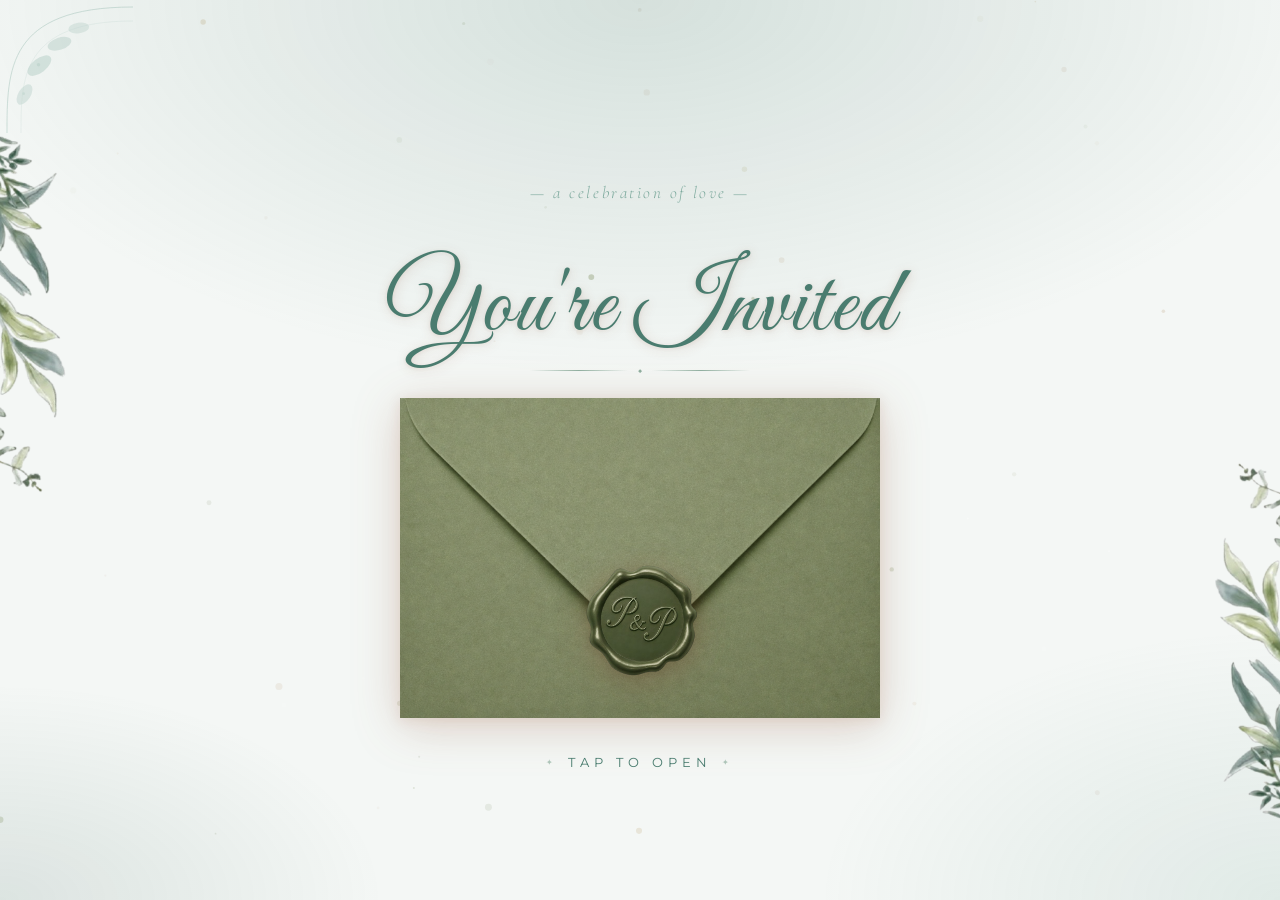
<file: index.html>
<!DOCTYPE html>
<html lang="en">
<head>
<meta charset="UTF-8">
<meta name="viewport" content="width=device-width, initial-scale=1.0">
<title>Wedding Invitation</title>
<link href="https://fonts.googleapis.com/css2?family=Great+Vibes&family=Cormorant+Garamond:ital,wght@0,300;0,400;0,600;1,300;1,400&family=Montserrat:wght@300;400;500&display=swap" rel="stylesheet">
<link rel="stylesheet" href="index.css">
</head>
<body>

<canvas id="matchaParticles"></canvas>

<div class="flower-scene not-loaded">
  <div class="night"></div>
</div>

<!-- Top-left flower -->
<img
  src="leaf.png" 
  alt="TopLeft Flower"
  class="corner-flower corner-flower-tl"
  aria-hidden="true"
>

<!-- Bottom-right flower (mirrored) -->
<img
  src="downL.png"
  alt="Bottom Right Flower"
  class="corner-flower corner-flower-br"
  aria-hidden="true"
>

<!-- Decorative corner flourishes -->
<svg class="flourish flourish--tl" viewBox="0 0 160 160" xmlns="http://www.w3.org/2000/svg" aria-hidden="true">
  <path d="M8 152 C8 80 8 8 152 8" stroke="currentColor" stroke-width="0.8" fill="none"/>
  <path d="M24 152 C24 90 24 24 152 24" stroke="currentColor" stroke-width="0.5" fill="none" opacity="0.5"/>
  <ellipse cx="45" cy="75" rx="16" ry="8" fill="currentColor" transform="rotate(-38 45 75)" opacity="0.55"/>
  <ellipse cx="28" cy="108" rx="13" ry="7" fill="currentColor" transform="rotate(-58 28 108)" opacity="0.45"/>
  <ellipse cx="68" cy="50" rx="14" ry="7" fill="currentColor" transform="rotate(-18 68 50)" opacity="0.5"/>
  <ellipse cx="90" cy="32" rx="12" ry="6" fill="currentColor" transform="rotate(-8 90 32)" opacity="0.4"/>
  <circle cx="44" cy="74" r="2" fill="currentColor" opacity="0.6"/>
  <circle cx="27" cy="107" r="1.5" fill="currentColor" opacity="0.5"/>
</svg>
<svg class="flourish flourish--tr" viewBox="0 0 160 160" xmlns="http://www.w3.org/2000/svg" aria-hidden="true">
  <path d="M8 152 C8 80 8 8 152 8" stroke="currentColor" stroke-width="0.8" fill="none"/>
  <path d="M24 152 C24 90 24 24 152 24" stroke="currentColor" stroke-width="0.5" fill="none" opacity="0.5"/>
  <ellipse cx="45" cy="75" rx="16" ry="8" fill="currentColor" transform="rotate(-38 45 75)" opacity="0.55"/>
  <ellipse cx="28" cy="108" rx="13" ry="7" fill="currentColor" transform="rotate(-58 28 108)" opacity="0.45"/>
  <ellipse cx="68" cy="50" rx="14" ry="7" fill="currentColor" transform="rotate(-18 68 50)" opacity="0.5"/>
  <ellipse cx="90" cy="32" rx="12" ry="6" fill="currentColor" transform="rotate(-8 90 32)" opacity="0.4"/>
</svg>
<svg class="flourish flourish--bl" viewBox="0 0 160 160" xmlns="http://www.w3.org/2000/svg" aria-hidden="true">
  <path d="M8 152 C8 80 8 8 152 8" stroke="currentColor" stroke-width="0.8" fill="none"/>
  <path d="M24 152 C24 90 24 24 152 24" stroke="currentColor" stroke-width="0.5" fill="none" opacity="0.5"/>
  <ellipse cx="45" cy="75" rx="16" ry="8" fill="currentColor" transform="rotate(-38 45 75)" opacity="0.55"/>
  <ellipse cx="28" cy="108" rx="13" ry="7" fill="currentColor" transform="rotate(-58 28 108)" opacity="0.45"/>
</svg>
<svg class="flourish flourish--br" viewBox="0 0 160 160" xmlns="http://www.w3.org/2000/svg" aria-hidden="true">
  <path d="M8 152 C8 80 8 8 152 8" stroke="currentColor" stroke-width="0.8" fill="none"/>
  <path d="M24 152 C24 90 24 24 152 24" stroke="currentColor" stroke-width="0.5" fill="none" opacity="0.5"/>
  <ellipse cx="45" cy="75" rx="16" ry="8" fill="currentColor" transform="rotate(-38 45 75)" opacity="0.55"/>
  <ellipse cx="28" cy="108" rx="13" ry="7" fill="currentColor" transform="rotate(-58 28 108)" opacity="0.45"/>
</svg>

<!-- Top header block -->
<div class="invite-header">
  <span class="invite-eyebrow">— a celebration of love —</span>
  <p class="invite-text-top">You're Invited</p>
  <div class="divider">
    <span class="divider-line"></span>
    <span class="divider-diamond">◆</span>
    <span class="divider-line"></span>
  </div>
</div>

<!-- Envelope -->
<div class="wrapper">
  <a href="home.html" class="envelope-link" aria-label="Open wedding invitation details">
    <img src="Enve.png" class="envelope-img" alt="Wedding envelope">
    <img src="Seal.png" class="wax-seal" alt="Wax seal">
  </a>

  <p class="invite-text-bottom">
    <span class="tap-icon" aria-hidden="true">✦</span>
    Tap to Open
    <span class="tap-icon" aria-hidden="true">✦</span>
  </p>
</div>

<script src="index.js"></script>
</body>
</html>
</file>
<file: index.css>
/* ================= CSS VARIABLES ================= */
:root {
--terracotta:  #4A7C6F;
  --sienna:      #6B9E90;
  --dark-brown:  #2E5C50;
  --deep-brown:  #1D3D34;
  --cream:       #F4F7F5;
  --warm-cream:  #E8F0EC;
  --taupe:       #8FAF9F;
  --champagne:   #B8D4C8;
  --gold:        #8FAF9F;
  --gold-light:  #B8D4C8;
  --text-dark:   #2E4A40;

  --font-script: 'Great Vibes', cursive;
  --font-serif:  'Cormorant Garamond', serif;
  --font-sans:   'Montserrat', sans-serif;
}

/* ================= RESET ================= */
*, *::before, *::after {
  margin: 0; padding: 0;
  box-sizing: border-box;
}

/* ================= BODY ================= */
body {
  min-height: 100svh;
  width: 100%;
  display: flex;
  flex-direction: column;
  justify-content: center;
  align-items: center;
  gap: clamp(12px, 3vw, 24px);
  background-color: var(--cream);
  font-family: var(--font-sans);
  overflow: hidden;
  position: relative;
}

/* ================= CANVAS ================= */
canvas#matchaParticles {
  position: fixed;
  inset: 0;
  width: 100%;
  height: 100%;
  z-index: -2;
  pointer-events: none;
}

/* ================= BACKGROUND SCENE ================= */
.flower-scene {
  position: fixed;
  inset: 0;
  z-index: -1;
  pointer-events: none;
  opacity: 0;
  transition: opacity 1.4s ease;
}
.flower-scene:not(.not-loaded) { opacity: 1; }

/*change color bg middle*/
.night {
  position: absolute;
  inset: 0;
  background:
    radial-gradient(ellipse 80% 60% at 50% 0%,   rgba(74, 124, 111, 0.18)  0%, transparent 70%),
    radial-gradient(ellipse 60% 50% at 100% 100%, rgba(107, 158, 144, 0.14) 0%, transparent 60%),
    radial-gradient(ellipse 50% 40% at 0% 100%,   rgba(46, 92, 80, 0.12)    0%, transparent 60%);
}

/* ================= CORNER FLOURISHES ================= */
.flourish {
  position: fixed;
  width: clamp(80px, 14vw, 140px);
  color: var(--sienna);
  opacity: 0.4;
  pointer-events: none;
  z-index: 0;
  animation: flourishFadeIn 1.6s ease both;
}
.flourish--tl { top: 0;    left: 0;  transform-origin: top left; }
.flourish--tr { top: 0;    right: 0; transform: scaleX(-1);       transform-origin: top right; }
.flourish--bl { bottom: 0; left: 0;  transform: scaleY(-1);       transform-origin: bottom left; }
.flourish--br { bottom: 0; right: 0; transform: scale(-1, -1);    transform-origin: bottom right; }

@keyframes flourishFadeIn {
  from { opacity: 0; }
  to   { opacity: 0.4; }
}

/* ================= INVITE HEADER ================= */
.invite-header {
  display: flex;
  flex-direction: column;
  align-items: center;
  gap: 4px;
  z-index: 1;
  animation: fadeSlideDown 1s cubic-bezier(0.22, 1, 0.36, 1) both;
  animation-delay: 0.1s;
}

@keyframes fadeSlideDown {
  from { opacity: 0; transform: translateY(-16px); }
  to   { opacity: 1; transform: translateY(0); }
}

.invite-eyebrow {
  font-family: var(--font-serif);
  font-style: italic;
  font-weight: 300;
  font-size: clamp(15px, 2.8vw, 17px);
  color: var(--sienna);
  letter-spacing: 0.15em;
  opacity: 0.85;
  padding-bottom: 10%;
}

.invite-text-top {
  font-family: var(--font-script);
  font-size: clamp(42px, 9vw, 96px);
  color: var(--terracotta);
  line-height: 1.05;
  text-shadow:
    1px 2px 12px rgba(139, 74, 43, 0.18),
    0   1px  4px rgba(139, 74, 43, 0.10);
  letter-spacing: 2px;
  white-space: nowrap;
}

/* Ornamental divider */
.divider {
  display: flex;
  align-items: center;
  gap: 10px;
  width: clamp(120px, 28vw, 220px);
  margin-top: 4px;
}
.divider-line {
  flex: 1;
  height: 1px;
  background: linear-gradient(90deg, transparent, var(--gold), transparent);
}
.divider-diamond {
  font-size: 7px;
  color: var(--gold);
  line-height: 1;
}

/* ================= WRAPPER ================= */
.wrapper {
  position: relative;
  width: min(88vw, 480px);
  aspect-ratio: 3 / 2;
  display: flex;
  justify-content: center;
  align-items: center;
  z-index: 2;
  animation: fadeSlideUp 1s cubic-bezier(0.22, 1, 0.36, 1) both;
  animation-delay: 0.25s;
}

@keyframes fadeSlideUp {
  from { opacity: 0; transform: translateY(20px); }
  to   { opacity: 1; transform: translateY(0); }
}

/* ================= ENVELOPE LINK ================= */
.envelope-link {
  display: block;
  position: relative;
  width: 100%;
  height: 100%;
  text-decoration: none;
  cursor: pointer;
  -webkit-tap-highlight-color: transparent;
  outline: none;
}

.envelope-link:focus-visible {
  outline: 2px solid var(--gold-light);
  outline-offset: 8px;
  border-radius: 4px;
}

/* ================= ENVELOPE IMAGE ================= */
.envelope-img {
  width: 100%;
  height: auto;
  display: block;
  transition: transform 0.5s cubic-bezier(0.34, 1.56, 0.64, 1),
              filter  0.5s ease;
  filter:
    drop-shadow(0 8px 24px rgba(139, 74, 43, 0.22))
    drop-shadow(0 2px  6px rgba(139, 74, 43, 0.12));
  will-change: transform;
}

.envelope-link:hover .envelope-img,
.envelope-link:focus-visible .envelope-img {
  transform: translateY(-5px) scale(1.012);
  filter:
    drop-shadow(0 16px 36px rgba(139, 74, 43, 0.30))
    drop-shadow(0  4px 10px rgba(139, 74, 43, 0.18));
}

/* ================= SEAL ================= */
.wax-seal,
.seal-img {
  position: absolute;
  width: clamp(100px, 18vw, 130px);
    top: 70%;  
  left: 50%;
  transform: translate(-50%, -50%);
  z-index: 3;
  pointer-events: none;
  filter:
    drop-shadow(0 6px 16px rgba(139, 74, 43, 0.30))
    drop-shadow(0 2px  5px rgba(0,0,0,0.10));
  transition: transform 0.5s cubic-bezier(0.34, 1.56, 0.64, 1),
              filter  0.5s ease;

}

.envelope-link:hover .wax-seal,
.envelope-link:hover .seal-img,
.envelope-link:focus-visible .wax-seal,
.envelope-link:focus-visible .seal-img {
  animation: none;
  transform: translate(-50%, -50%) translateY(-4px) scale(1.1) rotate(5deg);
  filter:
    drop-shadow(0 10px 24px rgba(139, 74, 43, 0.38))
    drop-shadow(0  3px  8px rgba(0,0,0,0.12));
}

/* ================= BOTTOM CTA ================= */
.invite-text-bottom {
  font-family: var(--font-sans);
  font-size: clamp(10px, 2.2vw, 13px);
  color: var(--terracotta);
  position: absolute;
  bottom: clamp(-52px, -8vw, -62px);
  left: 50%;
  transform: translateX(-50%);
  z-index: 1;
  font-weight: 400;
  letter-spacing: 5px;
  text-transform: uppercase;
  white-space: nowrap;
  display: flex;
  align-items: center;
  gap: 10px;
  animation: ctaPulse 2.4s ease-in-out infinite;
  animation-delay: 0.6s;
}

.tap-icon {
  font-size: 8px;
  color: var(--gold);
  opacity: 0.7;
}

@keyframes ctaPulse {
  0%, 100% { opacity: 0.55; transform: translateX(-50%) scale(1); }
  50%       { opacity: 1;    transform: translateX(-50%) scale(1.02); }
}

/* ================= RESPONSIVE ================= */
@media (max-width: 768px) {
  .invite-text-top {
    font-size: clamp(36px, 10.5vw, 64px);
  }
  .wrapper {
    width: min(92vw, 420px);
  }
}

@media (max-width: 480px) {
  body {
    gap: 10px;
  }
  .invite-text-top {
    font-size: clamp(30px, 13vw, 52px);
  }
  .wrapper {
    width: 94vw;
  }
  .seal-img {
    width: 22vw;
  }
  .flourish {
    width: clamp(60px, 18vw, 90px);
    opacity: 0.28;
  }
  .invite-text-bottom {
    letter-spacing: 3px;
  }
}

@media (max-height: 500px) {
  .invite-header {
    gap: 2px;
  }
  .invite-text-top {
    font-size: clamp(28px, 7vh, 48px);
  }
  .wrapper {
    width: min(60vw, 360px);
  }
  .flourish {
    width: 70px;
    opacity: 0.22;
  }
}


/* ── Falling leaves ── */
@keyframes leafFall {
  0%   { 
    transform: translateY(0vh)   translateX(0px)              rotate(0deg); 
    opacity: 0; 
  }
  8%   { opacity: 0.55; }
  40%  { 
    transform: translateY(40vh)  translateX(var(--sway))      rotate(140deg); 
  }
  75%  { 
    transform: translateY(80vh)  translateX(calc(var(--sway) * -0.5)) rotate(260deg); 
  }
  92% { opacity: 0.35; }
  100% { 
    transform: translateY(108vh) translateX(var(--sway))      rotate(360deg); 
    opacity: 0; 
  }
}




/* ── Shared styles for both flower corners ── */
.corner-flower {
  position: fixed;
  pointer-events: none;
  display: block;
  z-index: 0;
  opacity: 0.92;
  width: clamp(230px, 32vw, 280px);
  height: auto;
}

@keyframes sway-tl {
  0%   { transform: rotate(270deg) rotate(0deg)   scaleX(1)    scaleY(1); }
  20%  { transform: rotate(270deg) rotate(1.5deg) scaleX(1.02) scaleY(0.99); }
  45%  { transform: rotate(270deg) rotate(-2deg)  scaleX(0.99) scaleY(1.02); }
  70%  { transform: rotate(270deg) rotate(1deg)   scaleX(1.01) scaleY(0.98); }
  100% { transform: rotate(270deg) rotate(0deg)   scaleX(1)    scaleY(1); }
}

@keyframes sway-br {
  0%   { transform: rotate(280deg) scaleX(-1) scaleY(1)    rotate(0deg); }
  20%  { transform: rotate(280deg) scaleX(-1) scaleY(0.99) rotate(-1.5deg); }
  45%  { transform: rotate(280deg) scaleX(-1) scaleY(1.02) rotate(2deg); }
  70%  { transform: rotate(280deg) scaleX(-1) scaleY(0.98) rotate(-1deg); }
  100% { transform: rotate(280deg) scaleX(-1) scaleY(1)    rotate(0deg); }
}


/* ── TOP-LEFT flower ── */
.corner-flower-tl {
  top: 40px;
  left: -180px;
  transform-origin: top center;
  animation: sway-tl 5.8s ease-in-out infinite;
}

/* ── BOTTOM-RIGHT flower ── */
.corner-flower-br {
  bottom: -15px;
  right: -180px;
  transform-origin: bottom center;
  animation: sway-br 7s ease-in-out infinite;
  animation-delay: 0s; /* removed delay — delay was causing the initial flip */
}
</file>
